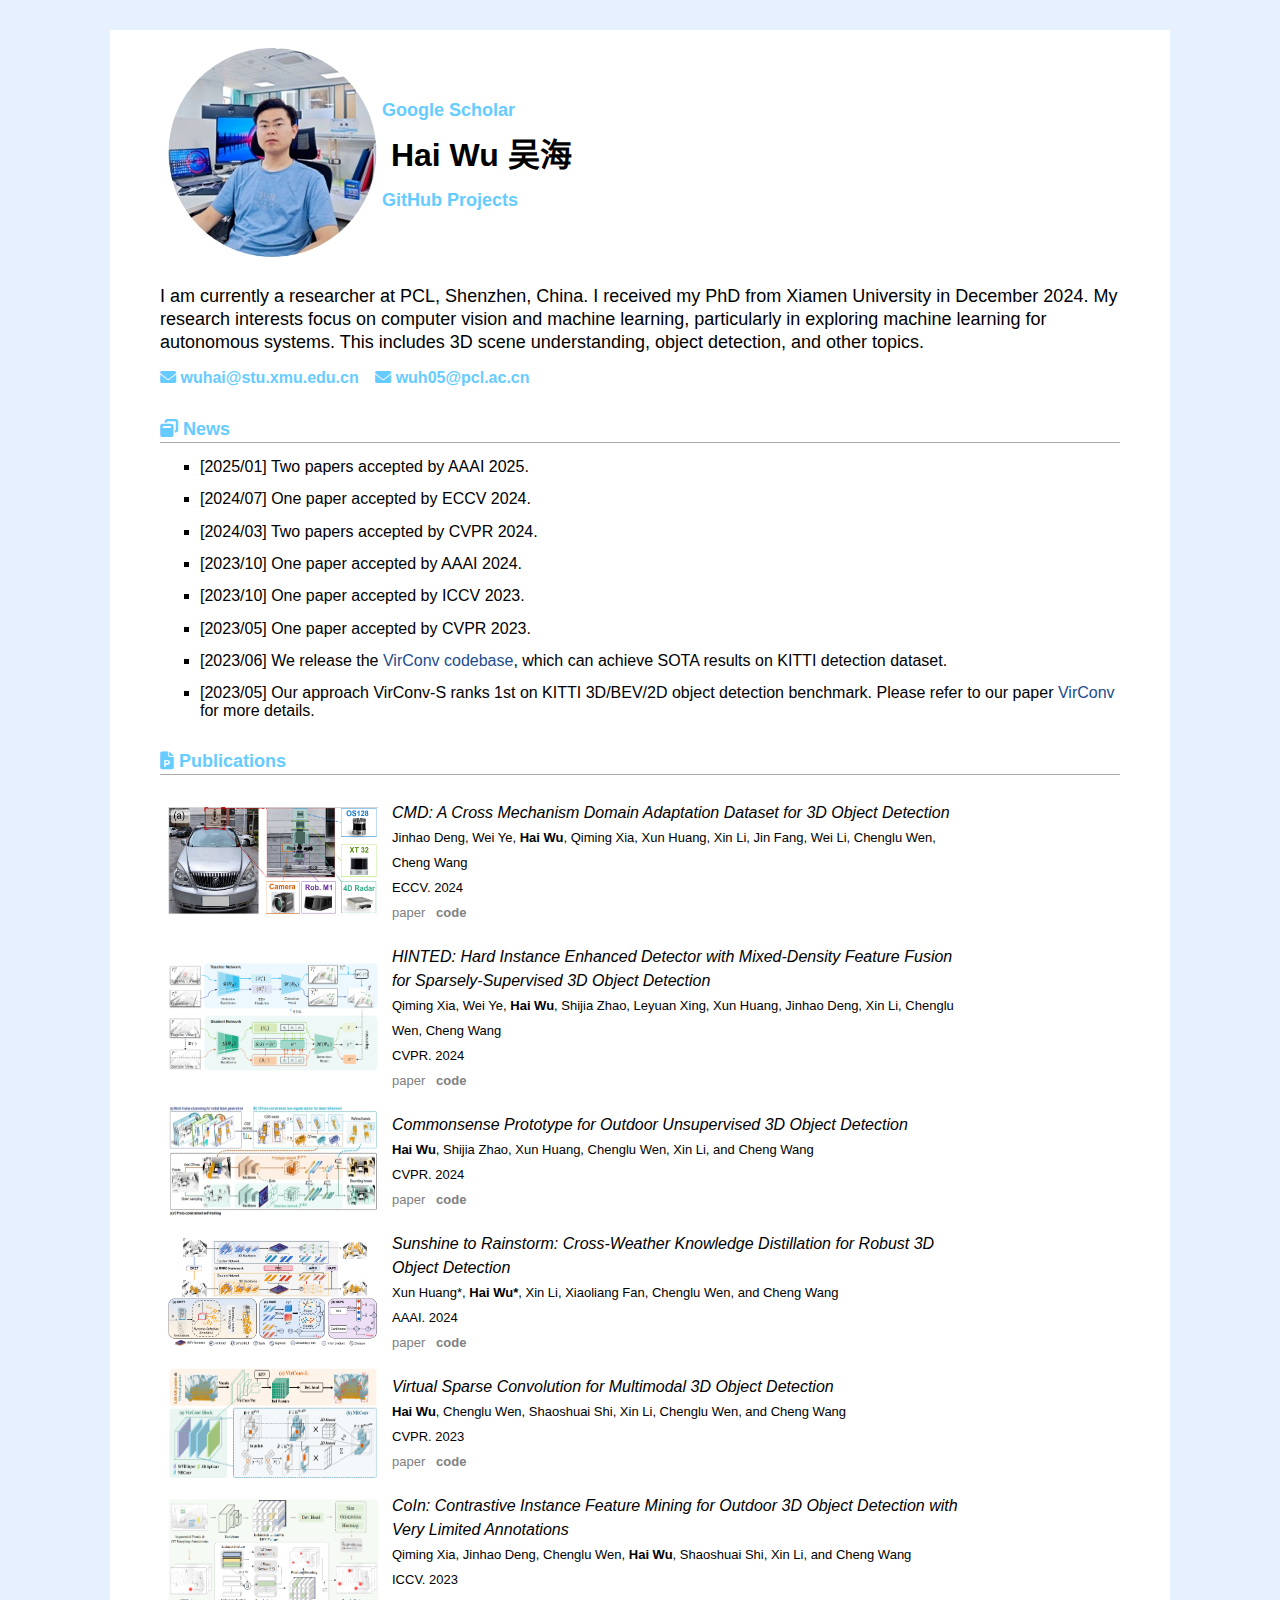
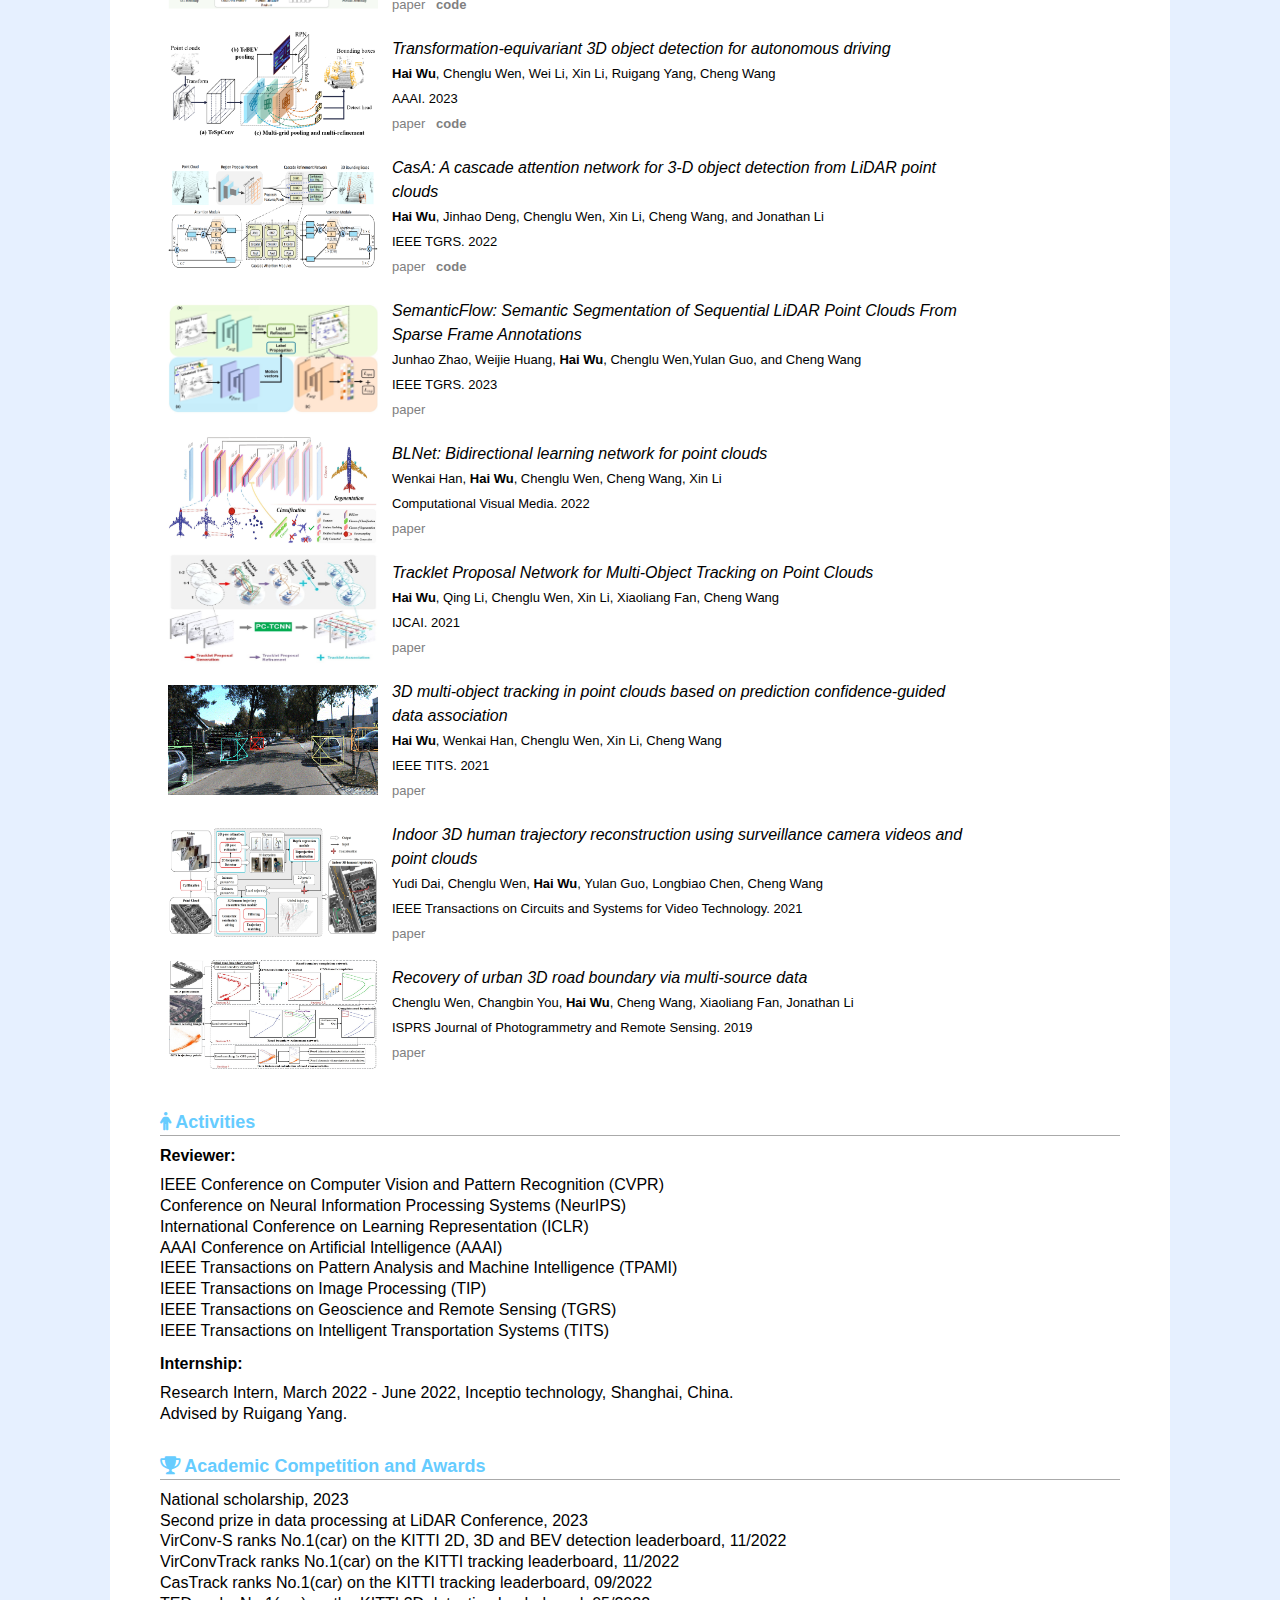
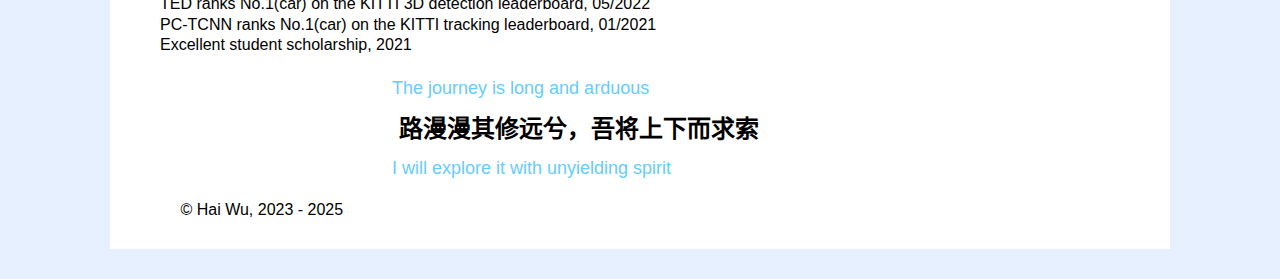
<file: index.html>
<!doctype html>
<html>
  <head>
    <meta charset="utf-8">
    <meta name="viewport" content="width=device-width">
    <meta name="keywords" content="HaiWu, Hai Wu, Hai Wu xmu, Hai Wu, Xiamen University, 吴海, 厦大, 厦门大学, PCL, Hailanyi,Computer,Vision,Machine,Learning,Detection,3D,Autonomous,Driving">
    <meta name="msvalidate.01" content="F525E5178C5E4AD612E361B2FA525A2E" />
    <link href="css.css" rel="stylesheet" type="text/css">
    <title>Hai Wu's Homepage (PCL)</title>
    <link rel="icon" href="image/icon.png">
  </head>
<body>
    <div class="container">

	<table border="0" id="table1" width="820">
		<tbody>
			<tr>
				<td width="210">
					<p align="center"><font face="Arial"><img border="0" src="image/wh.png" width="210" height="210"></font></p>
				</td>
				<td width="0">
					<p><font face="Arial" size="4"><a href="https://scholar.google.com/citations?user=OV7Yt14AAAAJ&hl=en"><font color="#66ccff"><b> Google Scholar</b> </font></a> </font></p>
					<p><font face="Arial" size="6"><b>&nbsp;Hai Wu <span lang="zh-cn">吴海</span></b></font></p>
					<p><font face="Arial" size="4"><a href="https://github.com/hailanyi"><font color="#66ccff"><b>GitHub Projects</b></font></a></font></p>
<!--					<p><font face="Arial" size="4">wuhai@stu.xmu.edu.cn</font></p>-->
				</td>
			</tr>
		</tbody>
	</table>


<p><font face="Arial" size="4">I am currently a researcher at PCL, Shenzhen, China. I received my PhD from Xiamen University in December 2024.
	My research interests focus on computer vision and machine learning, particularly in exploring machine learning for autonomous systems. This includes 3D scene understanding,
	object detection, and other topics.
</font></p>

<p>

<link rel="stylesheet" href="https://cdnjs.cloudflare.com/ajax/libs/font-awesome/6.0.0-beta3/css/all.min.css">
<span class="style8"><strong><font face="Arial" color="#66ccff">
    <i class="fa fa-envelope" aria-hidden="true"></i> wuhai@stu.xmu.edu.cn
</font></strong>
</span>&nbsp;&nbsp;
<span class="style8"><strong><font face="Arial" color="#66ccff">
    <i class="fa fa-envelope" aria-hidden="true"></i> wuh05@pcl.ac.cn
</font></strong>
	<br></font></strong></span>
   </p>


<h2 id="news"><font face="Arial" size="4" color="#66ccff"><i class="fa fa-window-restore"></i> News</font></h2>

<ul>
  <li><font face="Arial" size="3">[2025/01] Two papers accepted by AAAI 2025.</font></li>
  <li><font face="Arial" size="3">[2024/07] One paper accepted by ECCV 2024.</font></li>
  <li><font face="Arial" size="3">[2024/03] Two papers accepted by CVPR 2024.</font></li>
  <li><font face="Arial" size="3">[2023/10] One paper accepted by AAAI 2024.</font></li>
  <li><font face="Arial" size="3">[2023/10] One paper accepted by ICCV 2023.</font></li>
  <li><font face="Arial" size="3">[2023/05] One paper accepted by CVPR 2023.</font></li>
  <li><font face="Arial" size="3">[2023/06] We release the <a href="https://github.com/hailanyi/VirConv">VirConv codebase</a>, which can achieve SOTA results on KITTI detection dataset.</font></li>
  <li><font face="Arial" size="3">[2023/05] Our approach VirConv-S ranks 1st on KITTI 3D/BEV/2D object detection benchmark</a>. Please refer to our paper <a href="https://openaccess.thecvf.com/content/CVPR2023/papers/Wu_Virtual_Sparse_Convolution_for_Multimodal_3D_Object_Detection_CVPR_2023_paper.pdf">VirConv</a> for more details.</font></li>
<!--  <li><font face="Arial" size="3">[2022/09] Our approach VirConvTrack ranks 1st on KITTI object tracking benchmark.</font></li>-->
<!--  <li><font face="Arial" size="3">[2022/09] One paper accepted by AAAI 2023.</font></li>-->
  <!-- <li><font face="Arial" size="3">[2022/08] One paper accepted by IEEE TGRS.</font></li> !-->
</ul>



<h2 id="Publications"><font face="Arial" size="4" color="#66ccff"><i class="fa fa-file-powerpoint"></i> Publications</font></h2>

<table border="0" style="border-width: 0px;" width="820">
    <tbody>
	        <tr>
			<td ><a href="https://hailanyi.github.io/"> <img src="image/CMD.jpg" width="210" height="110"></a></td>
<!--			<td bgcolor="#66ccff" style="border-style: none; border-width: medium;" valign="top" width="14">&nbsp;</td>-->
			<td style="border-style: none; border-width: medium;" valign="top" width="1108">
				<p style="margin-left: 10px; line-height: 150%; margin-top: 8px; margin-bottom: 8px;"><i><font face="Arial">CMD: A Cross Mechanism Domain Adaptation Dataset for 3D Object Detection</font></i><font face="Arial"><i><font style="font-size: 12pt;"><br></font></i></font>
					<font color="#000000" face="Arial" size="2"> Jinhao Deng, Wei Ye, <b>Hai Wu</b>, Qiming Xia, Xun Huang, Xin Li, Jin Fang, Wei Li, Chenglu Wen, Cheng Wang</font><b><font color="#000000" face="Arial" size="2"><br></font></b>
					<font face="Arial" size="2">ECCV. 2024</font><br>
				<font face="Arial" size="2">
				<a href="https://fq.pkwyx.com/default/https/www.ecva.net/papers/eccv_2024/papers_ECCV/papers/07443.pdf"><font color="#808080"><font color="#808080">paper</font></font></a>&nbsp;&nbsp;&nbsp;<b><a href="https://github.com/im-djh/CMD"><font color="#808080" face="Arial" size="2">code</font></a></b>
			</td>
			</tr>
			<tr>
			<td ><a href="https://openaccess.thecvf.com/content/CVPR2024/papers/Xia_HINTED_Hard_Instance_Enhanced_Detector_with_Mixed-Density_Feature_Fusion_for_CVPR_2024_paper.pdf"> <img src="image/HINTED.jpg" width="210" height="110"></a></td>
			<td style="border-style: none; border-width: medium;" valign="top" width="1108">
				<p style="margin-left: 10px; line-height: 150%; margin-top: 8px; margin-bottom: 8px;"><i><font face="Arial">HINTED: Hard Instance Enhanced Detector with Mixed-Density Feature Fusion for Sparsely-Supervised 3D Object Detection</font></i><font face="Arial"><i><font style="font-size: 12pt;"><br></font></i></font>
					<font color="#000000" face="Arial" size="2"> Qiming Xia, Wei Ye, <b>Hai Wu</b>, Shijia Zhao, Leyuan Xing, Xun Huang, Jinhao Deng, Xin Li, Chenglu Wen, Cheng Wang</font><b><font color="#000000" face="Arial" size="2"><br></font></b>
					<font face="Arial" size="2">CVPR. 2024</font><br>
				<font face="Arial" size="2">
				<a href="https://openaccess.thecvf.com/content/CVPR2024/papers/Xia_HINTED_Hard_Instance_Enhanced_Detector_with_Mixed-Density_Feature_Fusion_for_CVPR_2024_paper.pdf"><font color="#808080"><font color="#808080">paper</font></font></a>&nbsp;&nbsp;&nbsp;<b><a href="https://github.com/xmuqimingxia/HINTED"><font color="#808080" face="Arial" size="2">code</font></a></b>
			</td>
			</tr>
    		<tr>
				<td > <a href="https://arxiv.org/pdf/2404.16493"><img src="image/cpd.png" width="210" height="110"></a></td>
				<td style="border-style: none; border-width: medium;" valign="top" width="1108">
					<p style="margin-left: 10px; line-height: 150%; margin-top: 8px; margin-bottom: 8px;"><i><font face="Arial">Commonsense Prototype for Outdoor Unsupervised 3D Object Detection</font></i><font face="Arial"><i><font style="font-size: 12pt;"><br></font></i></font>
						<font color="#000000" face="Arial" size="2"><b>Hai Wu</b>, Shijia Zhao, Xun Huang, Chenglu Wen, Xin Li, and Cheng Wang</font><b><font color="#000000" face="Arial" size="2"><br></font></b>
						<font face="Arial" size="2">CVPR. 2024</font><br>
					<font face="Arial" size="2">
					<a href="https://arxiv.org/pdf/2404.16493"><font color="#808080"><font color="#808080">paper</font></font></a>&nbsp;&nbsp;&nbsp;<b><a href="https://github.com/hailanyi/CPD"><font color="#808080" face="Arial" size="2">code</font></a></b>
				</td>
			</tr>
    		<tr>
				<td > <a href="https://arxiv.org/pdf/2402.18493"><img src="image/SunshinetoRainstorm.png" width="210" height="110"></a></td>
				<td style="border-style: none; border-width: medium;" valign="top" width="1108">
					<p style="margin-left: 10px; line-height: 150%; margin-top: 8px; margin-bottom: 8px;"><i><font face="Arial">Sunshine to Rainstorm: Cross-Weather Knowledge Distillation for Robust 3D Object Detection</font></i><font face="Arial"><i><font style="font-size: 12pt;"><br></font></i></font>
						<font color="#000000" face="Arial" size="2">Xun Huang*, <b>Hai Wu*</b>, Xin Li, Xiaoliang Fan, Chenglu Wen, and Cheng Wang</font><b><font color="#000000" face="Arial" size="2"><br></font></b>
						<font face="Arial" size="2">AAAI. 2024</font><br>
					<font face="Arial" size="2">
					<a href="https://arxiv.org/pdf/2402.18493"><font color="#808080"><font color="#808080">paper</font></font></a>&nbsp;&nbsp;&nbsp;<b><a href="https://github.com/ylwhxht/SRKD-DRET"><font color="#808080" face="Arial" size="2">code</font></a></b>
				</td>
			</tr>
    		<tr>
				<td ><a href="https://openaccess.thecvf.com/content/CVPR2023/papers/Wu_Virtual_Sparse_Convolution_for_Multimodal_3D_Object_Detection_CVPR_2023_paper.pdf"> <img src="image/virconv.png" width="210" height="110"></a></td>
				<td style="border-style: none; border-width: medium;" valign="top" width="1108">
					<p style="margin-left: 10px; line-height: 150%; margin-top: 8px; margin-bottom: 8px;"><i><font face="Arial">Virtual Sparse Convolution for Multimodal 3D Object Detection</font></i><font face="Arial"><i><font style="font-size: 12pt;"><br></font></i></font>
						<font color="#000000" face="Arial" size="2"><b>Hai Wu</b>, Chenglu Wen, Shaoshuai Shi, Xin Li, Chenglu Wen, and Cheng Wang</font><b><font color="#000000" face="Arial" size="2"><br></font></b>
						<font face="Arial" size="2">CVPR. 2023</font><br>
					<font face="Arial" size="2">
					<a href="https://openaccess.thecvf.com/content/CVPR2023/papers/Wu_Virtual_Sparse_Convolution_for_Multimodal_3D_Object_Detection_CVPR_2023_paper.pdf"><font color="#808080"><font color="#808080">paper</font></font></a>&nbsp;&nbsp;&nbsp;<b><a href="https://github.com/hailanyi/VirConv"><font color="#808080" face="Arial" size="2">code</font></a></b>
				</td>
			</tr>
        	<tr>
				<td > <a href="https://openaccess.thecvf.com/content/ICCV2023/papers/Xia_CoIn_Contrastive_Instance_Feature_Mining_for_Outdoor_3D_Object_Detection_ICCV_2023_paper.pdf"><img src="image/COIN.jpg" width="210" height="110"></a></td>
				<td style="border-style: none; border-width: medium;" valign="top" width="1108">
					<p style="margin-left: 10px; line-height: 150%; margin-top: 8px; margin-bottom: 8px;"><i><font face="Arial">CoIn: Contrastive Instance Feature Mining for Outdoor 3D Object Detection with Very Limited Annotations</font></i><font face="Arial"><i><font style="font-size: 12pt;"><br></font></i></font>
						<font color="#000000" face="Arial" size="2">Qiming Xia, Jinhao Deng, Chenglu Wen, <b>Hai Wu</b>, Shaoshuai Shi, Xin Li, and Cheng Wang</font><b><font color="#000000" face="Arial" size="2"><br></font></b>
						<font face="Arial" size="2">ICCV. 2023</font><br>
					<font face="Arial" size="2">
					<a href="https://openaccess.thecvf.com/content/ICCV2023/papers/Xia_CoIn_Contrastive_Instance_Feature_Mining_for_Outdoor_3D_Object_Detection_ICCV_2023_paper.pdf"><font color="#808080"><font color="#808080">paper</font></font></a>&nbsp;&nbsp;&nbsp;<b><a href="https://github.com/xmuqimingxia/CoIn"><font color="#808080" face="Arial" size="2">code</font></a></b>
				</td>
			</tr>
            <tr>
				<td > <a href="https://ojs.aaai.org/index.php/AAAI/article/view/25380/25152"><img src="image/TED.png" width="210" height="110"></a></td>
				<td style="border-style: none; border-width: medium;" valign="top" width="1108">
					<p style="margin-left: 10px; line-height: 150%; margin-top: 8px; margin-bottom: 8px;"><i><font face="Arial">Transformation-equivariant 3D object detection for autonomous driving</font></i><font face="Arial"><i><font style="font-size: 12pt;"><br></font></i></font>
                        <font color="#000000" face="Arial" size="2"><b>Hai Wu</b>, Chenglu Wen, Wei Li, Xin Li, Ruigang Yang, Cheng Wang</font><b><font color="#000000" face="Arial" size="2"><br></font></b>
						<font face="Arial" size="2">AAAI. 2023</font><br>
					<font face="Arial" size="2">
					<a href="https://ojs.aaai.org/index.php/AAAI/article/view/25380/25152"><font color="#808080"><font color="#808080">paper</font></font></a>&nbsp;&nbsp;&nbsp;<b><a href="https://github.com/hailanyi/TED"><font color="#808080" face="Arial" size="2">code</font></a></b>
				</td>
			</tr>
            <tr>
				<td > <a href="https://ieeexplore.ieee.org/abstract/document/9870747"><img src="image/casa.png" width="210" height="110"></a></td>
				<td style="border-style: none; border-width: medium;" valign="top" width="1108">
					<p style="margin-left: 10px; line-height: 150%; margin-top: 8px; margin-bottom: 8px;"><i><font face="Arial">CasA: A cascade attention network for 3-D object detection from LiDAR point clouds</font></i><font face="Arial"><i><font style="font-size: 12pt;"><br></font></i></font>
                        <font color="#000000" face="Arial" size="2"><b>Hai Wu</b>, Jinhao Deng, Chenglu Wen, Xin Li, Cheng Wang, and Jonathan Li</font><b><font color="#000000" face="Arial" size="2"><br></font></b>
						<font face="Arial" size="2">IEEE TGRS. 2022</font><br>
					<font face="Arial" size="2">
					<a href="https://ieeexplore.ieee.org/abstract/document/9870747"><font color="#808080"><font color="#808080">paper</font></font></a>&nbsp;&nbsp;&nbsp;<b><a href="https://github.com/hailanyi/CasA"><font color="#808080" face="Arial" size="2">code</font></a></b>
				</td>
			</tr>
            <tr>
				<td > <a href="https://ieeexplore.ieee.org/abstract/document/10091688"><img src="image/SemanticFlow.png" width="210" height="110"></a></td>
				<td style="border-style: none; border-width: medium;" valign="top" width="1108">
					<p style="margin-left: 10px; line-height: 150%; margin-top: 8px; margin-bottom: 8px;"><i><font face="Arial">SemanticFlow: Semantic Segmentation of Sequential LiDAR Point Clouds From Sparse Frame Annotations</font></i><font face="Arial"><i><font style="font-size: 12pt;"><br></font></i></font>
                        <font color="#000000" face="Arial" size="2">Junhao Zhao, Weijie Huang, <b>Hai Wu</b>, Chenglu Wen,Yulan Guo, and Cheng Wang</font><b><font color="#000000" face="Arial" size="2"><br></font></b>
						<font face="Arial" size="2">IEEE TGRS. 2023</font><br>
					<font face="Arial" size="2">
					<a href="https://ieeexplore.ieee.org/abstract/document/10091688"><font color="#808080"><font color="#808080">paper</font></font></a>&nbsp;&nbsp;&nbsp;
				</td>
			</tr>
            <tr>
				<td ><a href="https://link.springer.com/content/pdf/10.1007/s41095-021-0260-6.pdf"><font color="#808080"> <img src="image/BLNet.png" width="210" height="110"></a></td>
				<td style="border-style: none; border-width: medium;" valign="top" width="1108">
					<p style="margin-left: 10px; line-height: 150%; margin-top: 8px; margin-bottom: 8px;"><i><font face="Arial">BLNet: Bidirectional learning network for point clouds</font></i><font face="Arial"><i><font style="font-size: 12pt;"><br></font></i></font>
                        <font color="#000000" face="Arial" size="2">Wenkai Han, <b>Hai Wu</b>, Chenglu Wen, Cheng Wang, Xin Li</font><b><font color="#000000" face="Arial" size="2"><br></font></b>
						<font face="Arial" size="2">Computational Visual Media. 2022</font><br>
					<font face="Arial" size="2">
					<a href="https://link.springer.com/content/pdf/10.1007/s41095-021-0260-6.pdf"><font color="#808080"><font color="#808080">paper</font></font></a>&nbsp;&nbsp;&nbsp;
				</td>
			</tr>
            <tr>
				<td > <a href="https://web.archive.org/web/20210813010629id_/https://www.ijcai.org/proceedings/2021/0161.pdf"><img src="image/Tracklet.png" width="210" height="110"></a></td>
				<td style="border-style: none; border-width: medium;" valign="top" width="1108">
					<p style="margin-left: 10px; line-height: 150%; margin-top: 8px; margin-bottom: 8px;"><i><font face="Arial">Tracklet Proposal Network for Multi-Object Tracking on Point Clouds</font></i><font face="Arial"><i><font style="font-size: 12pt;"><br></font></i></font>
                        <font color="#000000" face="Arial" size="2"> <b>Hai Wu</b>, Qing Li, Chenglu Wen, Xin Li, Xiaoliang Fan, Cheng Wang</font><b><font color="#000000" face="Arial" size="2"><br></font></b>
						<font face="Arial" size="2">IJCAI. 2021</font><br>
					<font face="Arial" size="2">
					<a href="https://web.archive.org/web/20210813010629id_/https://www.ijcai.org/proceedings/2021/0161.pdf"><font color="#808080"><font color="#808080">paper</font></font></a>&nbsp;&nbsp;&nbsp;
				</td>
			</tr>
            <tr>
				<td ><a href="https://ieeexplore.ieee.org/abstract/document/9352500"> <img src="image/tracking.gif" width="210" height="110"></a></td>
				<td style="border-style: none; border-width: medium;" valign="top" width="1108">
					<p style="margin-left: 10px; line-height: 150%; margin-top: 8px; margin-bottom: 8px;"><i><font face="Arial">3D multi-object tracking in point clouds based on prediction confidence-guided data association</font></i><font face="Arial"><i><font style="font-size: 12pt;"><br></font></i></font>
                        <font color="#000000" face="Arial" size="2"> <b>Hai Wu</b>, Wenkai Han, Chenglu Wen, Xin Li, Cheng Wang</font><b><font color="#000000" face="Arial" size="2"><br></font></b>
						<font face="Arial" size="2">IEEE TITS. 2021</font><br>
					<font face="Arial" size="2">
					<a href="https://ieeexplore.ieee.org/abstract/document/9352500"><font color="#808080"><font color="#808080">paper</font></font></a>&nbsp;&nbsp;&nbsp;
				</td>
			</tr>
            <tr>
				<td > <a href="https://drive.google.com/file/d/1H0q43zfr5t2ozohzFAJs3RlHSN4-V6Y_/view"><img src="image/human_trajectory.png" width="210" height="110"></a></td>
				<td style="border-style: none; border-width: medium;" valign="top" width="1108">
					<p style="margin-left: 10px; line-height: 150%; margin-top: 8px; margin-bottom: 8px;"><i><font face="Arial">Indoor 3D human trajectory reconstruction using surveillance camera videos and point clouds</font></i><font face="Arial"><i><font style="font-size: 12pt;"><br></font></i></font>
                        <font color="#000000" face="Arial" size="2">Yudi Dai, Chenglu Wen, <b>Hai Wu</b>, Yulan Guo, Longbiao Chen, Cheng Wang</font><b><font color="#000000" face="Arial" size="2"><br></font></b>
						<font face="Arial" size="2">IEEE Transactions on Circuits and Systems for Video Technology. 2021</font><br>
					<font face="Arial" size="2">
					<a href="https://drive.google.com/file/d/1H0q43zfr5t2ozohzFAJs3RlHSN4-V6Y_/view"><font color="#808080"><font color="#808080">paper</font></font></a>&nbsp;&nbsp;&nbsp;
				</td>
			</tr>
            <tr>
				<td ><a href="https://www.sciencedirect.com/science/article/pii/S0924271619301947"> <img src="image/boundary.png" width="210" height="110"></a></td>
				<td style="border-style: none; border-width: medium;" valign="top" width="1108">
					<p style="margin-left: 10px; line-height: 150%; margin-top: 8px; margin-bottom: 8px;"><i><font face="Arial">Recovery of urban 3D road boundary via multi-source data</font></i><font face="Arial"><i><font style="font-size: 12pt;"><br></font></i></font>
                        <font color="#000000" face="Arial" size="2">Chenglu Wen, Changbin You, <b>Hai Wu</b>, Cheng Wang, Xiaoliang Fan, Jonathan Li</font><b><font color="#000000" face="Arial" size="2"><br></font></b>
						<font face="Arial" size="2">ISPRS Journal of Photogrammetry and Remote Sensing. 2019</font><br>
					<font face="Arial" size="2">
					<a href="https://www.sciencedirect.com/science/article/pii/S0924271619301947"><font color="#808080"><font color="#808080">paper</font></font></a>&nbsp;&nbsp;&nbsp;
				</td>
			</tr>
    <tbody>
</table>



<h2 id="activities"><font face="Arial" size="4" color="#66ccff"><i class="fa fa-male"></i> Activities</font></h2>


	  <p style="margin-top:0px;margin-bottom:-10px;"><font face="Arial" size="3"><b>Reviewer:</b></font></p><br />
      <p>  <font face="Arial" size="3"> IEEE Conference on Computer Vision and Pattern Recognition (CVPR)<br />
	  Conference on Neural Information Processing Systems (NeurIPS) <br />
	  International Conference on Learning Representation (ICLR) <br />
      AAAI Conference on Artificial Intelligence (AAAI)<br />
      IEEE Transactions on Pattern Analysis and Machine Intelligence (TPAMI)<br />
      IEEE Transactions on Image Processing (TIP)<br />
      IEEE Transactions on Geoscience and Remote Sensing (TGRS)<br />
	  IEEE Transactions on Intelligent Transportation Systems (TITS)<br />

<!--	  <p style="margin-top:0px;margin-bottom:-10px;"><font face="Arial" size="3"><b>Presentation:</b></font></p><br />-->
<!--      <p>  <font face="Arial" size="3"> Commonsense Prototype for Outdoor Unsupervised 3D Object Detection, CVPR, USA, Seattle, 2024<br />-->
<!--      <p>  <font face="Arial" size="3"> Virtual Sparse Convolution for Multimodal 3D Object Detection, CVPR, Vancouver, Canada, 2023<br />-->
<!--      Transformation-equivariant 3D object detection for autonomous driving, AAAI, Washington, D.C., USA, 2023<br />-->
<!--	  Tracklet Proposal Network for Multi-Object Tracking on Point Clouds, Japan, 2021</font></p>-->

	  <p style="margin-top:0px;margin-bottom:-10px;"><b><font face="Arial" size="3">Internship:</font></b></p><br />
	  <p> <font face="Arial" size="3"> Research Intern, March 2022 - June 2022, Inceptio technology, Shanghai, China.<br /> Advised by Ruigang Yang.</font></p>


<h2 id="awards"><font face="Arial" size="4" color="#66ccff"><i class="fa fa-trophy"></i> Academic Competition and Awards</font></h2>

  <p><font face="Arial" size="3">
   National scholarship, 2023<br />
   Second prize in data processing at LiDAR Conference, 2023<br />
   VirConv-S ranks No.1(car) on the KITTI 2D, 3D and BEV detection leaderboard, 11/2022 <br />
   VirConvTrack ranks No.1(car) on the KITTI tracking leaderboard, 11/2022 <br />
   CasTrack ranks No.1(car) on the KITTI tracking leaderboard, 09/2022 <br />
   TED ranks No.1(car) on the KITTI 3D detection leaderboard, 05/2022 <br />
   PC-TCNN ranks No.1(car) on the KITTI tracking leaderboard, 01/2021 <br />
   Excellent student scholarship, 2021
</font><br /></p>



<table border="0" id="table2" width="700">
<tbody>
	<tr>
		<td width="220">
			<script type="text/javascript" id="clstr_globe" src="//clustrmaps.com/globe.js?d=ilqA5GNJCkpARTKQ5PEMa4KL1M4wI92q3Q9UEoKSc-Q&w=210&t=tt&ct=00c5ff"></script>
<!--			<script type='text/javascript' id='clustrmaps' src='//cdn.clustrmaps.com/map_v2.js?cl=00c5ff&w=a&t=tt&d=ilqA5GNJCkpARTKQ5PEMa4KL1M4wI92q3Q9UEoKSc-Q&ct=00c5ff&co=ffffff'></script>-->
		</td>
		<td width="0">
			<p><font face="Arial" size="4" color="#66ccff">The journey is long and arduous </font></p>
			<p><font face="Arial" size="5">&nbsp;<b><span lang="zh-cn">路漫漫其修远兮，吾将上下而求索</span></b></font></p>
            <p><font face="Arial" size="4" color="#66ccff"> I will explore it with unyielding spirit</font></p>
		</td>
	</tr>
</tbody>
</table>


 &emsp; © Hai Wu, 2023 - 2025

</div>
</body>
</html>
</file>
<file: css.css>
table#tlayout {
	background: white; border: currentColor; border-image: none; border-collapse: separate;
}
html {
	background-color: rgb(230, 240, 255);
}

body {
	margin: 30px auto; padding: 10px 50px 30px; text-align: left; color: rgb(0, 0, 0); font-family: Georgia, serif; max-width: 960px; background-color: rgb(255, 255, 255);
}






#layout-menu {
	background: rgb(246, 246, 246); border: 1px solid rgb(221, 221, 221); border-image: none; width: auto; text-align: left; padding-top: 0.5em; padding-right: 8px; padding-left: 8px; font-size: 1em; vertical-align: top; white-space: nowrap;
}
#layout-menu td {
	background: rgb(244, 244, 244); vertical-align: top;
}
#layout-content {
	background: white; border: currentColor; border-image: none; text-align: left; padding-top: 0em; padding-right: 1em; padding-left: 1em; vertical-align: top;
}
#layout-menu a {
	line-height: 1.5em; margin-left: 0.5em;
}
tt {
	background: rgb(255, 255, 221);
}
pre {
	font-family: monaco, monospace; font-size: 90%;
}
tt {
	font-family: monaco, monospace; font-size: 90%;
}
a {
	color: rgb(34, 75, 141); text-decoration: none;
}
a > tt {
	color: rgb(34, 75, 141); text-decoration: none;
}
a:hover {
	border-bottom-color: gray; border-bottom-width: 1px; border-bottom-style: dotted;
}
#layout-menu a.current:link {
	color: rgb(2, 43, 109); border-bottom-color: gray; border-bottom-width: 1px; border-bottom-style: solid;
}
#layout-menu a.current:visited {
	color: rgb(2, 43, 109); border-bottom-color: gray; border-bottom-width: 1px; border-bottom-style: solid;
}
#layout-menu a:link {
	color: rgb(82, 123, 189); text-decoration: none;
}
#layout-menu a:visited {
	color: rgb(82, 123, 189); text-decoration: none;
}
#layout-menu a:hover {
	color: rgb(82, 123, 189); text-decoration: none;
}
#layout-menu a:hover {
	text-decoration: none;
}
div.menu-category {
	padding-top: 0.2em; padding-bottom: 0.1em; font-weight: bold; margin-top: 0.8em; border-bottom-color: gray; border-bottom-width: 1px; border-bottom-style: solid;
}
div.menu-item {
	text-indent: -16px; padding-left: 16px;
}
div#toptitle {
	padding-bottom: 0.2em; margin-bottom: 1.5em;
}
div#toptitle + h2 {
	margin-top: 0em;
}
div#toptitle + h3 {
	margin-top: 0em;
}
div#subtitle {
	padding-top: 0em; padding-bottom: 0.1em; margin-top: 0em; margin-bottom: 0em;
}
em {
	font-style: italic;
}
strong {
	font-weight: bold;
}
h1 {
	color: rgb(82, 123, 189); line-height: 1; padding-top: 0.5em; padding-bottom: 0.2em; margin-top: 0.7em; margin-bottom: 0.5em; border-bottom-color: rgb(170, 170, 170); border-bottom-width: 1px; border-bottom-style: solid;
}
h2 {
	color: rgb(82, 123, 189); line-height: 1; padding-top: 0.5em; padding-bottom: 0.2em; margin-top: 0.7em; margin-bottom: 0.5em; border-bottom-color: rgb(170, 170, 170); border-bottom-width: 1px; border-bottom-style: solid;
}
h3 {
	color: rgb(82, 123, 189); line-height: 1; padding-top: 0.5em; padding-bottom: 0.2em; margin-top: 0.7em; margin-bottom: 0.5em; border-bottom-color: rgb(170, 170, 170); border-bottom-width: 1px; border-bottom-style: solid;
}
h1 {
	padding-bottom: 0.3em; font-size: 165%;
}
h2 {
	padding-top: 0.8em; font-size: 125%;
}
h2 + h3 {
	padding-top: 0.2em;
}
h3 {
	font-size: 110%; border-bottom-color: currentColor; border-bottom-width: medium; border-bottom-style: none;
}
p {
	padding: 0px; line-height: 1.3; margin-top: 0em; margin-bottom: 0.8em;
}
pre {
	margin: 0px; padding: 0px;
}
div#footer {
	color: rgb(192, 192, 192); padding-top: 0.1em; font-size: small; margin-top: 4em; border-top-color: rgb(192, 192, 192); border-top-width: 1px; border-top-style: solid;
}
div#footer a {
	color: rgb(128, 160, 176);
}
div#footer-text {
	padding-bottom: 8px; float: left;
}
ul {
	padding-top: 0px; margin-top: 0.2em; margin-bottom: 0.8em;
}
ol {
	padding-top: 0px; margin-top: 0.2em; margin-bottom: 0.8em;
}
dl {
	padding-top: 0px; margin-top: 0.2em; margin-bottom: 0.8em;
}
dt {
	margin-top: 0.5em; margin-bottom: 0px;
}
dl {
	margin-left: 20px;
}
dd {
	color: rgb(34, 34, 34);
}
dd > *:first-child {
	margin-top: 0px;
}
ul {
	list-style-type: square; list-style-position: outside;
}
p + ul {
	margin-top: -0.5em;
}
p + ol {
	margin-top: -0.5em;
}
li {
	margin-top: 0.9em;
}
ol {
	list-style-type: decimal; list-style-position: outside;
}
li p {
	margin-bottom: 0.3em;
}
dd p {
	margin-bottom: 0.3em;
}
ol ol {
	list-style-type: lower-alpha;
}
ol ol ol {
	list-style-type: lower-roman;
}
p + div.codeblock {
	margin-top: -0.6em;
}
div.codeblock {
	margin-top: 1.2em; margin-right: 0%; margin-bottom: 1.3em;
}
div.infoblock {
	margin-top: 1.2em; margin-right: 0%; margin-bottom: 1.3em;
}
div.blocktitle {
	color: rgb(205, 123, 98); font-weight: bold; margin-top: 1.2em; margin-bottom: 0.1em;
}
div.blockcontent {
	padding: 0.3em 0.5em; border: 1px solid silver; border-image: none;
}
div.infoblock > div.blockcontent {
	background: rgb(255, 255, 238);
}
div.blockcontent p + ul {
	margin-top: 0.4em;
}
div.blockcontent p + ol {
	margin-top: 0.4em;
}
div.infoblock p {
	margin-bottom: 0em;
}
div.infoblock li p {
	margin-bottom: 0.5em;
}
div.infoblock dd p {
	margin-bottom: 0.5em;
}
div.infoblock p + p {
	margin-top: 0.8em;
}
div.codeblock > div.blockcontent {
	background: rgb(246, 246, 246);
}
span.pycommand {
	color: rgb(0, 0, 112);
}
span.statement {
	color: rgb(0, 136, 0);
}
span.builtin {
	color: rgb(0, 0, 136);
}
span.special {
	color: rgb(153, 0, 0);
}
span.operator {
	color: rgb(136, 0, 0);
}
span.error {
	color: rgb(170, 0, 0);
}
span.comment {
	color: rgb(96, 96, 96);
}
span.comment > * {
	color: rgb(96, 96, 96);
}
span.string {
	color: rgb(96, 96, 96);
}
span.string > * {
	color: rgb(96, 96, 96);
}
@media print
{
#layout-menu {
	display: none;
}
}
#fwtitle {
	margin: 2px;
}
#fwtitle #toptitle {
	padding-left: 0.5em; margin-bottom: 0.5em;
}
#layout-content h1:first-child {
	margin-top: -0.7em;
}
#layout-content h2:first-child {
	margin-top: -0.7em;
}
#layout-content h3:first-child {
	margin-top: -0.7em;
}
div#toptitle h1 {
	padding-top: 0px; padding-bottom: 0.1em; margin-top: 0.5em; margin-bottom: 0em; border-bottom-color: currentColor; border-bottom-width: medium; border-bottom-style: none;
}
#layout-content div#toptitle h1 {
	padding-top: 0px; padding-bottom: 0.1em; margin-top: 0.5em; margin-bottom: 0em; border-bottom-color: currentColor; border-bottom-width: medium; border-bottom-style: none;
}
img.eq {
	margin: 0px; padding: 0px 0.1em;
}
img.eqwl {
	margin: 0px; padding-top: 0.6em; padding-bottom: 0.2em; padding-left: 2em;
}
table + table {
	margin-top: 1em;
}
tr.heading {
	font-weight: bold; border-bottom-color: black; border-bottom-width: 2px; border-bottom-style: solid;
}
img {
	border: currentColor; border-image: none;
}
table.imgtable {
	border: currentColor; border-image: none; text-align: left;
}
table.imgtable td {
	border: currentColor; border-image: none; text-align: left;
}
table
{
padding: 5px;
}

table.pub_table,td.pub_td1,td.pub_td2
{
padding: 8px;
/* width: 860px; */
    border-collapse: separate;
/*    border-spacing: 10px;*/
    margin-top: -30px;
}

td.pub_td1
{
width:50px;
}
td.pub_td1 img
{
  height:70px;
  width: 160px;
}

table.pub_table tr {
  /*outline: thin dotted #666666;*/
}
</file>
